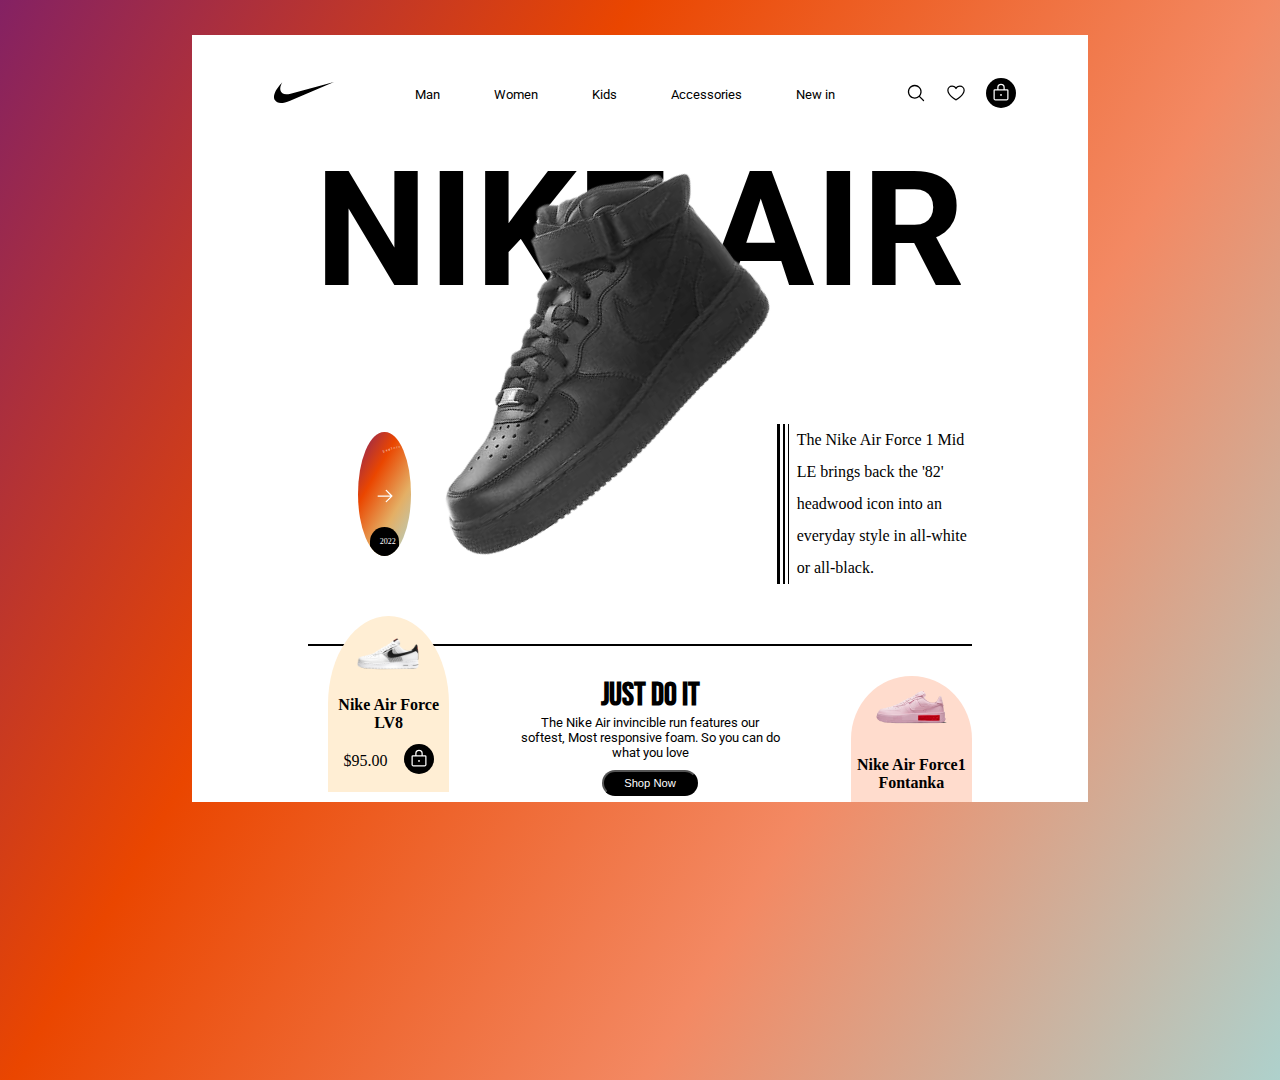
<file: index.html>
<!DOCTYPE html>
<html lang="en">
<head>
    <meta charset="UTF-8">
    <meta name="viewport" content="width=device-width, initial-scale=1.0">
    <title>Nike-shoe</title>
    <link rel="stylesheet" href="style.css">
</head>
<body>
    <div class="container">
        <div class="header">
            <div class="logo"><img src="./svg/nike-logo.svg" alt=""></div>
            <div class="nav nav-items">
                <li><a href="#">Man</a></li>
                <li><a href="#">Women</a></li>
                <li><a href="#">Kids</a></li>
                <li><a href="#">Accessories</a></li>
                <li><a href="#">New in</a></li>
            </div>
            <div class="nav icons">
                <div class="search"><img src="./svg/search.svg" alt=""></div>
                <div class="like"><img src="./svg/like.svg" alt=""></div>
                <div class="lock"><img src="./svg/lock.svg" alt=""></div>
            </div>
            <div class="menu"><img src="./svg/menu.svg" alt="Options"> </div>
        </div>

        <div class="hero">
            <div class="hero-text">
                <h1>NIKE AIR</h1>
                <div class="circle"></div>
            </div>
            <div class="section1">
                <div class="circle-left">
                    <div class="circle-text">
                        <div class="round-circle">
                            <svg height="60" width="100">
                                <path id="curve" d="M10 40 Q 50 10 90 40" />
                                <text text-anchor="middle" class="cured-text">
                                  <textPath href="#curve" startOffset="54%">Explore all collections</textPath>
                                </text>
                            </svg>
                        </div>
                        <div class="arrow"><img src="./svg/arrow.svg" alt=""></div>
                        <p>2022</p>
                    </div>
                </div>

                <div class="black-nike"><img src="./images/black-nike.png" alt=""></div>

                <div class="nike-note">
                    <div class="border1">
                        <div class="border2">
                            <div class="border3">
                                The Nike Air Force 1 Mid LE brings back the '82' headwood
                                icon into an everyday style in all-white or all-black.
                            </div>
                        </div>
                    </div>
                </div>
            </div>

            <hr>

            <div class="foot">
                <div class="side side1">
                    <div class="box box1"><img src="./images/white-nike.png" alt=""></div>
                    <h4>Nike Air Force  LV8</h4>
                    <div class="price">
                        <div>$95.00</div>
                        <div class="lock lock-foot"><img src="./svg/lock.svg" alt=""></div>
                    </div>
                </div>

                <div class="middle">
                    <h2>JUST DO IT</h2>
                    <p>
                        The Nike Air invincible run features our softest, Most
                        responsive foam. So you can do what  you love
                    </p>
                    <button>Shop Now</button>
                </div>

                <div class="side side2">
                    <div class="box box2"><img src="./images/pink-nike.png" alt=""></div>
                    <h4>Nike Air Force1 Fontanka</h4>
                </div>

            </div>

        </div>

    </div>
</body>
</html>
</file>
<file: style.css>
@import url('https://fonts.googleapis.com/css2?family=Bebas+Neue&family=Questrial&family=Roboto:wght@300;400;500;700&display=swap');

* {
    padding: 0;
    margin: 0;
    box-sizing: border-box;
}
body {
    height: 120vh;
    background-image: linear-gradient(120deg, #842163, #EA4600, #F38963, #AED1CC);
    background-repeat: no-repeat;
    background-size: cover;
    padding-top: 35px;
}
.container {
    width: 70%;
    background-color: #ffff;
    margin: 0 auto 25px;
}
.header {
    display: flex;
    justify-content: space-between;
    align-items: center;
    padding: 2% 8% 0;
}
.logo img {
    width: 80px;
}
.nav {
    display: inline-flex;
    align-items: center;
}
.nav li {
    list-style: none;
}
.nav a {
    text-decoration: none;
    color: #000;
}
.nav-items {
    display: flex;
    gap: 54px;
    font-family: 'Roboto', sans-serif;
    font-weight: 400;
    font-size: 13px;
}
.icons {
    display: flex;
    gap: 20px;
}
.lock img {
    border-radius: 50%;
    padding: 5px;
    background-color: #000;
}
.menu {
    display: none;
}
    /* End of header */

    /* hero */
.hero {
    padding: 0 13%;
}
.hero .hero-text { 
    position: relative;
}
.hero .hero-text h1 {
    font-family: 'Roboto', sans-serif;
    font-size: 10rem;
    font-weight: 700;
    text-align: center;
    position: relative;
    z-index: 2;
}
.hero .hero-text .circle {
    border-radius: 50%;
    background-image: linear-gradient(90deg, #e4af65, #f9decd);
    position: absolute;
    top: 60px;
    left: 250px;
    z-index: 1;
}
/* end of nike air */

.hero .section1 {
    display: flex;
    align-items: center;
    z-index: 3;
}
.hero .circle-left {
    width: 35%;
    height: 35%;
    border-radius: 50%;
    background-image: linear-gradient(120deg, #842163, #EA4600, #e4af65, #AED1CC);
    position: relative;
    left: 50px;
    top: 40px;
    overflow: hidden;
}
.circle-text {
    text-align: center;
    
}
.round-circle {
    margin-top: -10px;
}
.cured-text {
    font-size: .5rem;
    fill: #ffff;
    letter-spacing: .08rem;
}
#curve {
    fill: transparent;
}
.black-nike {
    position: relative;
    z-index: 3;
}
.black-nike img {
    transform: rotate(-35deg);
    margin-top: -200px;
}
.circle-text p {
    background-color: black;
    color: white;
    font-size: .5rem;
    width: 57%;
    margin: 17px auto 0;
    padding: 10px;
    border-radius: 50% 50% 0 0;
}
.nike-note {
    margin-top: 100px;
}
.border1 {
    border-left: 3px solid black;
    padding-left: 3px;
}
.border2 {
    border-left: 2px solid black;
    padding-left: 3px;
}
.border3 {
    border-left: 1px solid black;
    padding-left: 8px;
    line-height: 2;
}
/* footer */
hr {
    border: 1px solid black;
    margin-top: 60px;
    position: relative;
    z-index: 1;
}
.foot {
    margin-left: 20px;
    display: flex;
}
.side {
    width: 25%;
    position: relative;
    z-index: 2;
}
.side .box {
    width: 80px;
    height: 80px;
    margin: auto;
}
.side h4, .price {
    text-align: center;
}
.side h4 {
    padding-bottom: 10px;
}
.price {
    display: flex;
    justify-content: space-between;
    align-items: center;
    padding: 2px 15px 0;
}
.foot .box img {
    width: 100%;
}
.side1 {
    border-radius: 50% 50% 0 0;
    margin-top: -30px;
    background-color: #FFEED4;
    margin-bottom: 10px;
}
.side2 {
    border-radius: 50% 50% 0 0;
    margin-top: 30px;
    background-color: #FFDCCD;
}
.middle {
    padding: 30px 70px 0;
    text-align: center;
}
.middle h2 {
    font-family: 'Bebas Neue', sans-serif;
    font-size: 2rem;
}
.middle p {
    font-size: .8rem;
    padding-bottom: 10px;
    font-family: 'Roboto', sans-serif;
}
.middle button {
    padding: 5px 20px;
    font-size: .7rem;
    border-radius: 30px;
    background-color: #000;
    color: white;
}

@media(max-width: 1500px) {
    .hero .circle-left {
        width: 30%;
        height: 30%;
    }
    .cured-text {
        font-size: .2rem;
        letter-spacing: rem;
    }
    .side {
        width: 40%;
    }
}

@media(max-width: 1270px) {
    .hero .hero-text h1 {
        font-size: 8rem;
    }
    .price {
        gap: 10px;
    }
}

@media(max-width: 1190px) {
    body {
        height: 135vh;
    }
    .nav-items {
        gap: 30px;
    }
    .icons {
        gap: 10px;
    }
    .hero .hero-text h1 { 
        font-size: 7rem;
        padding-top: 7%;
    }
    .hero .circle-left, 
    .nike-note,
    .lock-foot {
        display: none;
    }
    .black-nike img {
        margin-top: 0;
    }
    .side {
        width: 50%;
    }
    .side h4 {
        padding: 0 5px 10px;
        font-size: .9rem;
    }
    .price > div:first-of-type {
        margin: auto;
    }
    .middle {
        padding: 20px 50px 0;
    }
}

@media(max-width: 900px) {
    .header {
        display: flex;
        justify-content: space-between;
        align-items: center;
        padding: 2% 8% 0;
    }
    .menu {
        display: revert;
    }
    .logo img {
        width: 80px;
    }
    .nav-items {
        display: none;
    }
    .hero .hero-text h1 {  
        font-size: 5rem;
    }
    .side {
        width: 60%;
    }
    .foot .box img {
        width: 60%;
        margin: 15% 0 0 20%;
    }
    .middle {
        padding: 30px 10px 0;
    }
    .middle p {
        font-size: .6rem;
    }
    .middle button {
        padding: 5px 20px;
        font-size: .5rem;
        border-radius: 30px;
        background-color: #000;
        color: white;
    }
}

/* mobile */
@media(max-width: 700px) {
    body {
        padding-top: 35px;
        height: 120vh;
    }
    .container {
        margin: 0 auto 5px;
    }
    .header {
        padding: 5% 5% 0;
    }
    .menu {
        display: revert;
        width: 50px;
    }
    .logo img {
        width: 60px;
    }
    .icons {
        display: none;
    }
    /* end of header */

     /* hero */
    .hero {
        padding: 0 8%;
    }
    .hero .hero-text h1 {
        font-size: 5rem;
        padding-top: 8%;
    }
    /* end of nike air */

    .black-nike {
        position: relative;
        z-index: 3;
    }
    .black-nike img {
        transform: rotate(-35deg);
        width: 90%;
    }
    /* footer */
    hr,  
    .side {
       display: none;
    }
    .foot {
        margin-left: 10px;
    }
    .middle {
        padding: 0;
    }
    .middle h2 {
        font-size: 1.5rem;
        padding: 20px 0 10px;
    }
    .middle p {
        font-size: 1rem;
        padding-bottom: 15px;
    }
    .middle button {
        padding: 5px 20px;
        margin-bottom: 20px;
    }

}
</file>
